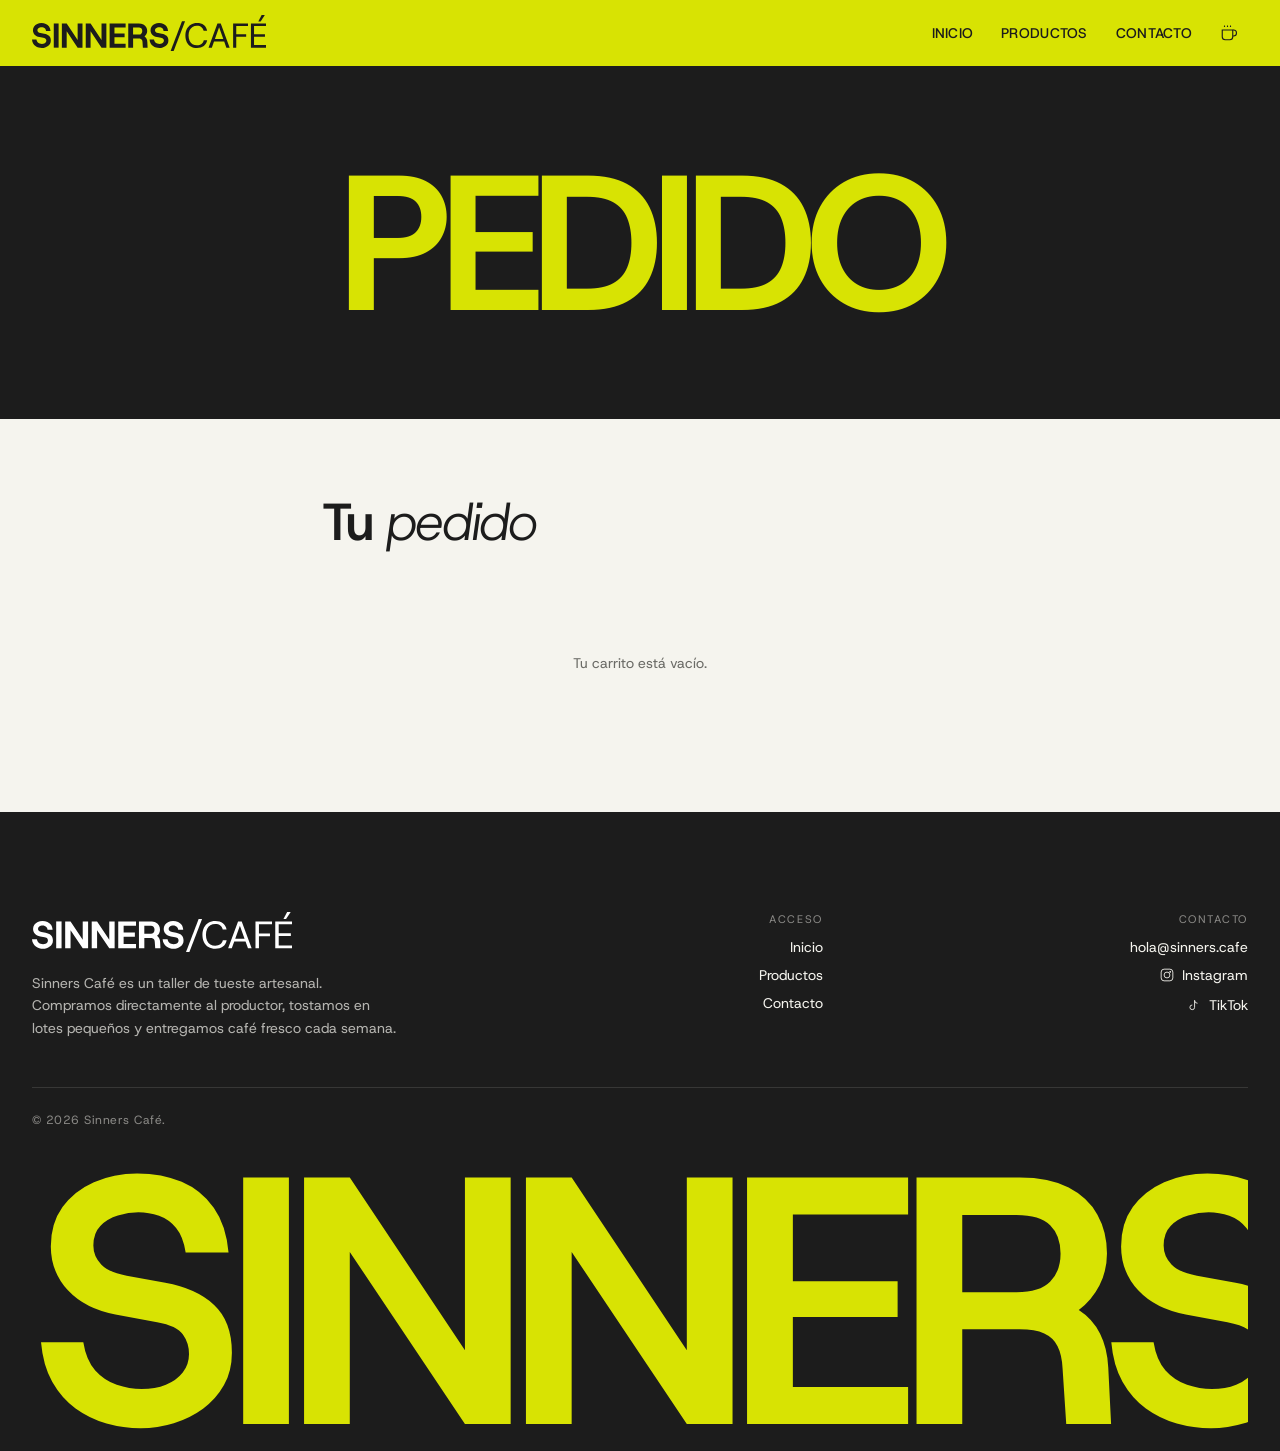
<file: pre-entrega/carrito.html>
<!DOCTYPE html>
<html lang="es">
<head>
  <meta charset="UTF-8" />
  <meta name="viewport" content="width=device-width, initial-scale=1.0" />
  <meta name="description" content="Sinners Café — Tu pedido. Revisá los productos en tu carrito." />
  <title>Carrito — Sinners Café</title>

  <!-- Google Fonts: Host Grotesk -->
  <link rel="preconnect" href="https://fonts.googleapis.com" />
  <link rel="preconnect" href="https://fonts.gstatic.com" crossorigin />
  <link href="https://fonts.googleapis.com/css2?family=Host+Grotesk:ital,wght@0,300..800;1,300..800&display=swap" rel="stylesheet" />

  <!-- Hoja de estilos externa -->
  <link rel="stylesheet" href="css/styles.css" />
</head>
<body>

  <!-- HEADER & NAVBAR -->
  <header class="header">
    <nav class="nav">
      <div class="nav__left">
        <a href="index.html" class="nav__logo-link">
          <img src="media/sinners-logo.svg" alt="Sinners Café" class="nav__logo" />
        </a>
      </div>
      <div class="nav__right">
        <ul class="nav__links" id="navLinks">
          <li><a href="index.html">Inicio</a></li>
          <li><a href="productos.html">Productos</a></li>
          <li><a href="contacto.html">Contacto</a></li>
        </ul>
        <button class="nav__hamburger" id="navHamburger" aria-label="Menú">
          <span></span><span></span><span></span>
        </button>
        <a href="carrito.html" class="nav__icon nav__cart" aria-label="Mi pedido">
          <svg width="18" height="18" viewBox="0 0 24 24" fill="none" stroke="currentColor" stroke-width="1.5">
            <path d="M17 8h1a4 4 0 0 1 0 8h-1"/>
            <path d="M3 8h14v9a4 4 0 0 1-4 4H7a4 4 0 0 1-4-4V8z"/>
            <line x1="6" y1="2" x2="6" y2="4"/>
            <line x1="10" y1="2" x2="10" y2="4"/>
            <line x1="14" y1="2" x2="14" y2="4"/>
          </svg>
          <span class="nav__cart-count" id="cartCount"></span>
        </a>
      </div>
    </nav>
  </header>

  <!-- CONTENIDO PRINCIPAL -->
  <main>

    <!-- HERO CARRITO -->
    <section class="contact-hero">
      <div class="contact-hero__text">PEDIDO</div>
    </section>

    <section class="cart-page" id="cartPage">
      <div class="cart-page__head">
        <h2 class="cart-page__title">Tu <em>pedido</em></h2>
      </div>

      <!-- Items del carrito: se renderizan dinámicamente -->
      <div class="cart-page__items" id="cartItems">
        <p class="cart-page__empty" id="cartEmpty">Tu carrito está vacío.</p>
      </div>

      <div class="cart-page__footer" id="cartFooter">
        <div class="cart-page__total">
          <span>Total</span>
          <span id="cartTotal">$0</span>
        </div>
        <button class="cart-page__checkout" id="cartCheckout">Finalizar pedido →</button>
      </div>
    </section>

  </main>

  <!-- FOOTER -->
  <footer class="footer">
    <div class="footer__grid">

      <div class="footer__brand">
        <a href="index.html" class="footer__logo-link">
          <img src="media/sinners-logo.svg" alt="Sinners Café" class="footer__logo" />
        </a>
        <p class="footer__about">
          Sinners Café es un taller de tueste artesanal.
          Compramos directamente al productor, tostamos en lotes pequeños
          y entregamos café fresco cada semana.
        </p>
      </div>

      <div class="footer__col">
        <p class="footer__col-title">Acceso</p>
        <ul>
          <li><a href="index.html">Inicio</a></li>
          <li><a href="productos.html">Productos</a></li>
          <li><a href="contacto.html">Contacto</a></li>
        </ul>
      </div>

      <div class="footer__col">
        <p class="footer__col-title">Contacto</p>
        <ul>
          <li><a href="mailto:hola@sinners.cafe">hola@sinners.cafe</a></li>
          <li>
            <a href="https://instagram.com" target="_blank" rel="noopener" class="footer__social">
              <svg width="14" height="14" viewBox="0 0 24 24" fill="none" stroke="currentColor" stroke-width="1.5"><rect x="2" y="2" width="20" height="20" rx="5"/><circle cx="12" cy="12" r="5"/><circle cx="17.5" cy="6.5" r="1.5" fill="currentColor" stroke="none"/></svg>
              Instagram
            </a>
          </li>
          <li>
            <a href="https://tiktok.com" target="_blank" rel="noopener" class="footer__social">
              <svg width="14" height="14" viewBox="0 0 24 24" fill="none" stroke="currentColor" stroke-width="1.5"><path d="M9 12a4 4 0 1 0 4 4V4a5 5 0 0 0 5 5"/></svg>
              TikTok
            </a>
          </li>
        </ul>
      </div>

    </div>

    <div class="footer__bottom">
      <span>© 2026 Sinners Café.</span>
    </div>

    <div class="footer__mega">SINNERS</div>
  </footer>

  <!-- Toast de notificación -->
  <div class="toast" id="toast"></div>

  <!-- JavaScript -->
  <script src="js/app.js"></script>

</body>
</html>
</file>
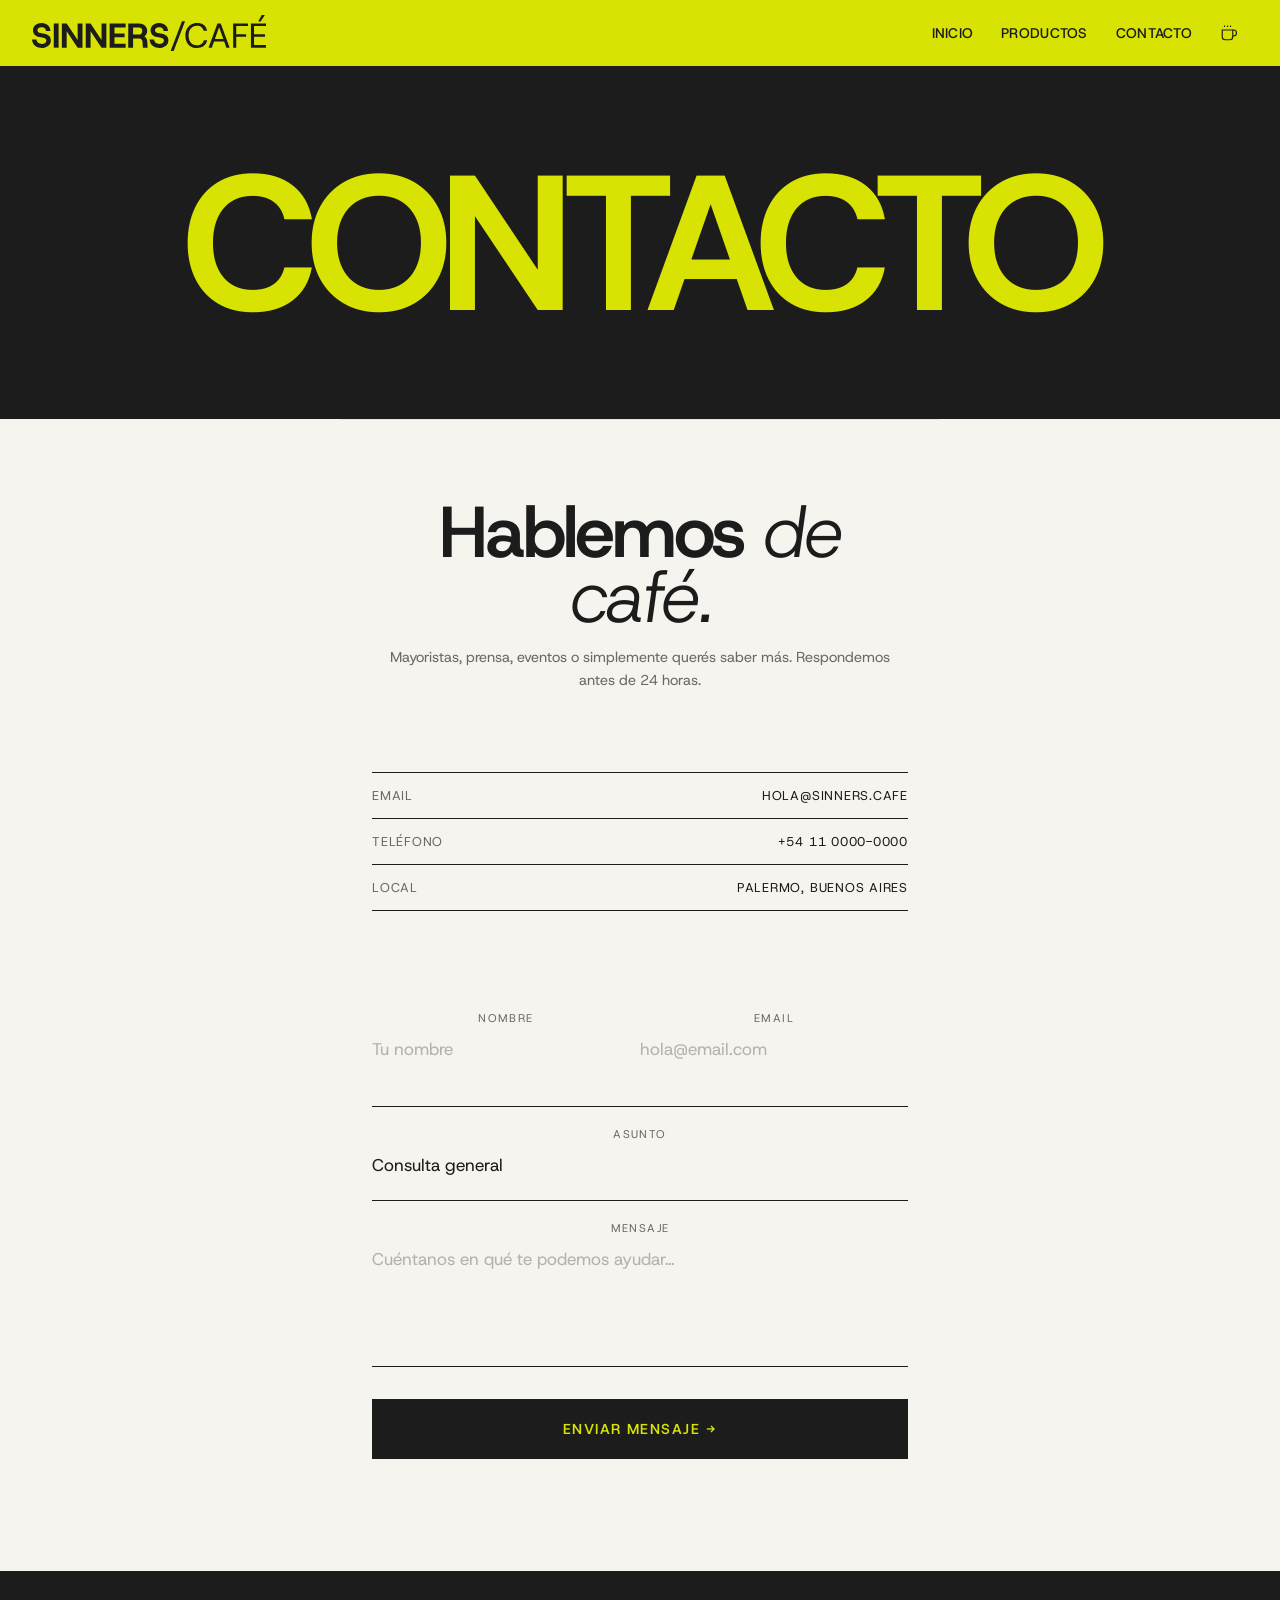
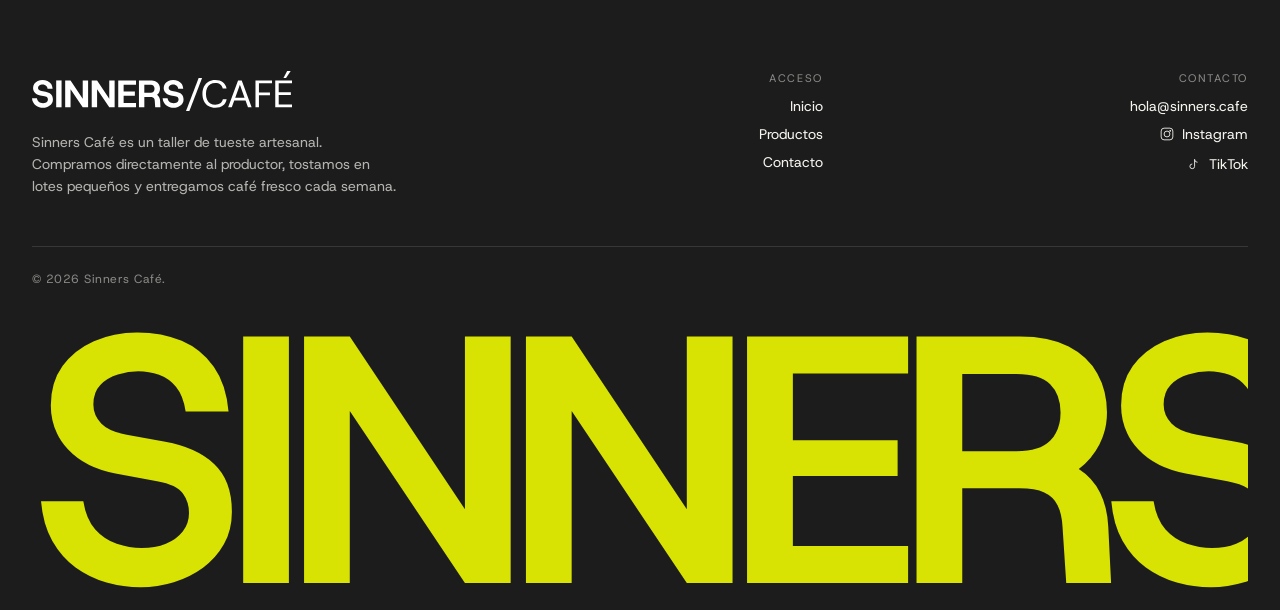
<file: pre-entrega/contacto.html>
<!DOCTYPE html>
<html lang="es">
<head>
  <meta charset="UTF-8" />
  <meta name="viewport" content="width=device-width, initial-scale=1.0" />
  <meta name="description" content="Sinners Café — Contactanos. Mayoristas, prensa, eventos o consultas generales." />
  <title>Contacto — Sinners Café</title>

  <!-- Google Fonts: Host Grotesk -->
  <link rel="preconnect" href="https://fonts.googleapis.com" />
  <link rel="preconnect" href="https://fonts.gstatic.com" crossorigin />
  <link href="https://fonts.googleapis.com/css2?family=Host+Grotesk:ital,wght@0,300..800;1,300..800&display=swap" rel="stylesheet" />

  <!-- Hoja de estilos externa -->
  <link rel="stylesheet" href="css/styles.css" />
</head>
<body>

  <!-- HEADER & NAVBAR -->
  <header class="header">
    <nav class="nav">
      <div class="nav__left">
        <a href="index.html" class="nav__logo-link">
          <img src="media/sinners-logo.svg" alt="Sinners Café" class="nav__logo" />
        </a>
      </div>
      <div class="nav__right">
        <ul class="nav__links" id="navLinks">
          <li><a href="index.html">Inicio</a></li>
          <li><a href="productos.html">Productos</a></li>
          <li><a href="contacto.html">Contacto</a></li>
        </ul>
        <button class="nav__hamburger" id="navHamburger" aria-label="Menú">
          <span></span><span></span><span></span>
        </button>
        <!-- Carrito -->
        <a href="carrito.html" class="nav__icon nav__cart" aria-label="Mi pedido">
          <svg width="18" height="18" viewBox="0 0 24 24" fill="none" stroke="currentColor" stroke-width="1.5">
            <path d="M17 8h1a4 4 0 0 1 0 8h-1"/>
            <path d="M3 8h14v9a4 4 0 0 1-4 4H7a4 4 0 0 1-4-4V8z"/>
            <line x1="6" y1="2" x2="6" y2="4"/>
            <line x1="10" y1="2" x2="10" y2="4"/>
            <line x1="14" y1="2" x2="14" y2="4"/>
          </svg>
          <span class="nav__cart-count" id="cartCount"></span>
        </a>
      </div>
    </nav>
  </header>

  <!-- CONTENIDO PRINCIPAL -->
  <main>

    <!-- HERO CONTACTO -->
    <section class="contact-hero">
      <div class="contact-hero__text">CONTACTO</div>
    </section>

    <!-- CONTACTO -->
    <section class="contact contact--centered" id="contacto">

      <div class="contact__intro">
        <h2 class="contact__title">Hablemos <em>de café.</em></h2>
        <p class="contact__desc">
          Mayoristas, prensa, eventos o simplemente querés saber más.
          Respondemos antes de 24 horas.
        </p>
      </div>

      <!-- Info de contacto -->
      <div class="contact__links">
        <div class="contact__row">
          <span class="contact__label">Email</span>
          <span>hola@sinners.cafe</span>
        </div>
        <div class="contact__row">
          <span class="contact__label">Teléfono</span>
          <span>+54 11 0000-0000</span>
        </div>
        <div class="contact__row">
          <span class="contact__label">Local</span>
          <span>Palermo, Buenos Aires</span>
        </div>
      </div>

      <!-- Formulario con validación JS -->
      <form class="form" id="contactForm" novalidate>
        <div class="form__row">
          <div class="form__field">
            <label class="form__label" for="name">Nombre</label>
            <input class="form__input" type="text" id="name" name="name" placeholder="Tu nombre" required />
            <span class="form__error" id="nameError"></span>
          </div>
          <div class="form__field">
            <label class="form__label" for="email">Email</label>
            <input class="form__input" type="email" id="email" name="email" placeholder="hola@email.com" required />
            <span class="form__error" id="emailError"></span>
          </div>
        </div>

        <div class="form__field">
          <label class="form__label" for="subject">Asunto</label>
          <select class="form__select" id="subject" name="subject">
            <option>Consulta general</option>
            <option>Mayoristas / B2B</option>
            <option>Prensa y colaboraciones</option>
            <option>Suscripción</option>
          </select>
        </div>

        <div class="form__field">
          <label class="form__label" for="message">Mensaje</label>
          <textarea class="form__textarea" id="message" name="message" placeholder="Cuéntanos en qué te podemos ayudar…" required></textarea>
          <span class="form__error" id="messageError"></span>
        </div>

        <button type="submit" class="form__submit">
          Enviar mensaje →
        </button>

        <p class="form__status" id="formStatus"></p>
      </form>

    </section>

  </main>

  <!-- FOOTER -->
  <footer class="footer">
    <div class="footer__grid">

      <div class="footer__brand">
        <a href="index.html" class="footer__logo-link">
          <img src="media/sinners-logo.svg" alt="Sinners Café" class="footer__logo" />
        </a>
        <p class="footer__about">
          Sinners Café es un taller de tueste artesanal.
          Compramos directamente al productor, tostamos en lotes pequeños
          y entregamos café fresco cada semana.
        </p>
      </div>

      <div class="footer__col">
        <p class="footer__col-title">Acceso</p>
        <ul>
          <li><a href="index.html">Inicio</a></li>
          <li><a href="productos.html">Productos</a></li>
          <li><a href="contacto.html">Contacto</a></li>
        </ul>
      </div>

      <div class="footer__col">
        <p class="footer__col-title">Contacto</p>
        <ul>
          <li><a href="mailto:hola@sinners.cafe">hola@sinners.cafe</a></li>
          <li>
            <a href="https://instagram.com" target="_blank" rel="noopener" class="footer__social">
              <svg width="14" height="14" viewBox="0 0 24 24" fill="none" stroke="currentColor" stroke-width="1.5"><rect x="2" y="2" width="20" height="20" rx="5"/><circle cx="12" cy="12" r="5"/><circle cx="17.5" cy="6.5" r="1.5" fill="currentColor" stroke="none"/></svg>
              Instagram
            </a>
          </li>
          <li>
            <a href="https://tiktok.com" target="_blank" rel="noopener" class="footer__social">
              <svg width="14" height="14" viewBox="0 0 24 24" fill="none" stroke="currentColor" stroke-width="1.5"><path d="M9 12a4 4 0 1 0 4 4V4a5 5 0 0 0 5 5"/></svg>
              TikTok
            </a>
          </li>
        </ul>
      </div>

    </div>

    <div class="footer__bottom">
      <span>© 2026 Sinners Café.</span>
    </div>

    <div class="footer__mega">SINNERS</div>
  </footer>

  <!-- Toast de notificación -->
  <div class="toast" id="toast"></div>

  <!-- JavaScript -->
  <script src="js/app.js"></script>

</body>
</html>
</file>
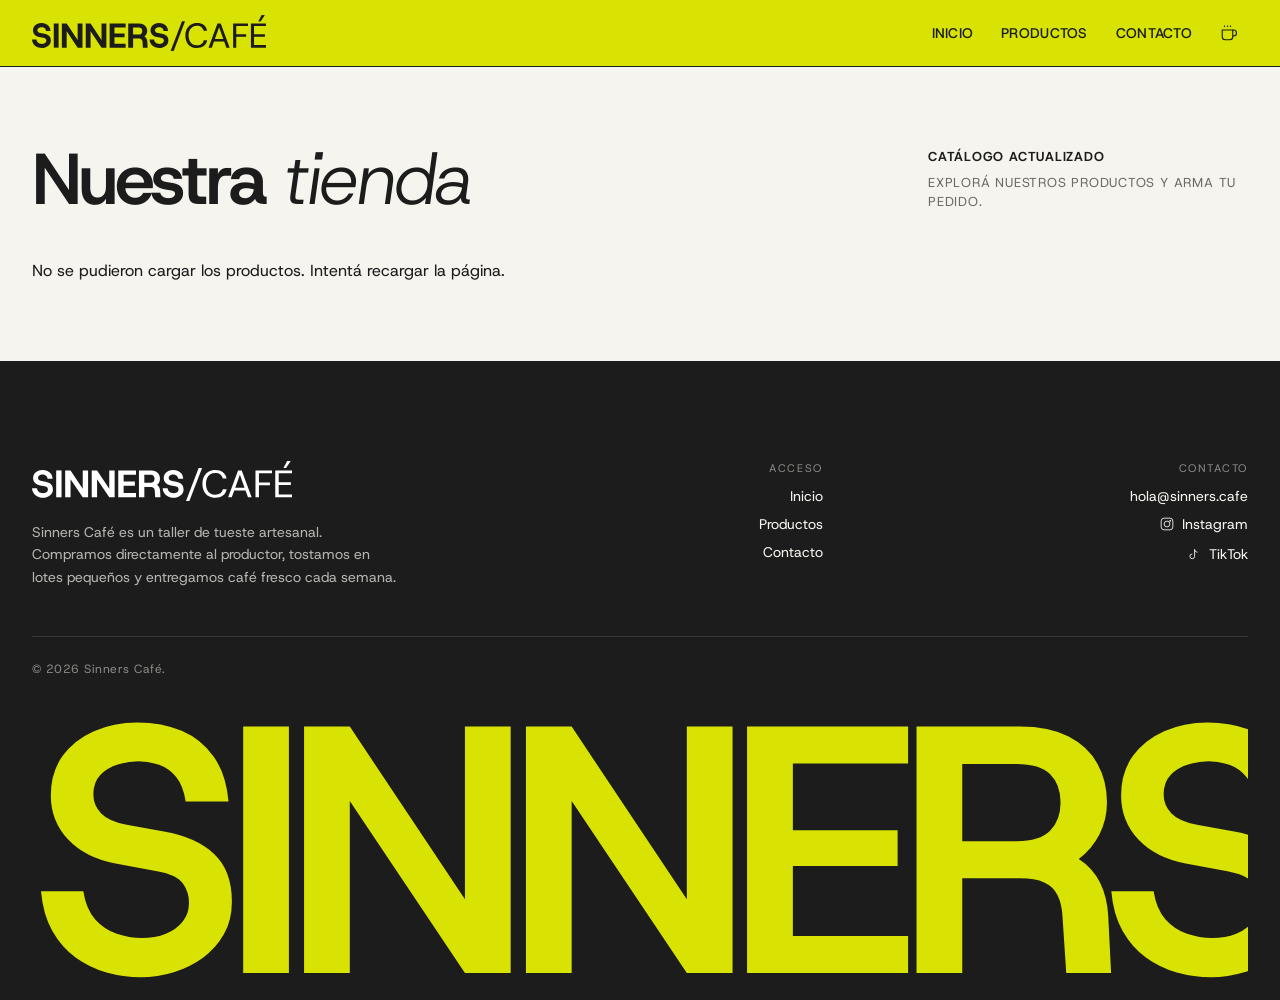
<file: pre-entrega/productos.html>
<!DOCTYPE html>
<html lang="es">
<head>
  <meta charset="UTF-8" />
  <meta name="viewport" content="width=device-width, initial-scale=1.0" />
  <meta name="description" content="Sinners Café — Explorá nuestro catálogo de cafés de especialidad. Tueste artesanal, origen directo." />
  <title>Productos — Sinners Café</title>

  <!-- Google Fonts: Host Grotesk -->
  <link rel="preconnect" href="https://fonts.googleapis.com" />
  <link rel="preconnect" href="https://fonts.gstatic.com" crossorigin />
  <link href="https://fonts.googleapis.com/css2?family=Host+Grotesk:ital,wght@0,300..800;1,300..800&display=swap" rel="stylesheet" />

  <!-- Hoja de estilos externa -->
  <link rel="stylesheet" href="css/styles.css" />
</head>
<body>

  <!-- HEADER & NAVBAR -->
  <header class="header">
    <nav class="nav">
      <div class="nav__left">
        <a href="index.html" class="nav__logo-link">
          <img src="media/sinners-logo.svg" alt="Sinners Café" class="nav__logo" />
        </a>
      </div>
      <div class="nav__right">
        <ul class="nav__links" id="navLinks">
          <li><a href="index.html">Inicio</a></li>
          <li><a href="productos.html">Productos</a></li>
          <li><a href="contacto.html">Contacto</a></li>
        </ul>
        <button class="nav__hamburger" id="navHamburger" aria-label="Menú">
          <span></span><span></span><span></span>
        </button>
        <!-- Carrito -->
        <a href="carrito.html" class="nav__icon nav__cart" aria-label="Mi pedido">
          <svg width="18" height="18" viewBox="0 0 24 24" fill="none" stroke="currentColor" stroke-width="1.5">
            <path d="M17 8h1a4 4 0 0 1 0 8h-1"/>
            <path d="M3 8h14v9a4 4 0 0 1-4 4H7a4 4 0 0 1-4-4V8z"/>
            <line x1="6" y1="2" x2="6" y2="4"/>
            <line x1="10" y1="2" x2="10" y2="4"/>
            <line x1="14" y1="2" x2="14" y2="4"/>
          </svg>
          <span class="nav__cart-count" id="cartCount"></span>
        </a>
      </div>
    </nav>
  </header>

  <!-- CONTENIDO PRINCIPAL -->
  <main>

    <!-- PRODUCTOS -->
    <section class="products" id="shop">
      <div class="products__head">
        <h2 class="products__title">Nuestra <em>tienda</em></h2>
        <div class="products__subtitle">
          <strong>Catálogo actualizado</strong>
          Explorá nuestros productos y arma tu pedido.
        </div>
      </div>

      <!-- Grid vacío: se llena con fetch desde app.js -->
      <div class="products__grid" id="productsGrid">
        <!-- Los productos se renderizan dinámicamente -->
      </div>
    </section>

  </main>

  <!-- FOOTER -->
  <footer class="footer">
    <div class="footer__grid">

      <div class="footer__brand">
        <a href="index.html" class="footer__logo-link">
          <img src="media/sinners-logo.svg" alt="Sinners Café" class="footer__logo" />
        </a>
        <p class="footer__about">
          Sinners Café es un taller de tueste artesanal.
          Compramos directamente al productor, tostamos en lotes pequeños
          y entregamos café fresco cada semana.
        </p>
      </div>

      <div class="footer__col">
        <p class="footer__col-title">Acceso</p>
        <ul>
          <li><a href="index.html">Inicio</a></li>
          <li><a href="productos.html">Productos</a></li>
          <li><a href="contacto.html">Contacto</a></li>
        </ul>
      </div>

      <div class="footer__col">
        <p class="footer__col-title">Contacto</p>
        <ul>
          <li><a href="mailto:hola@sinners.cafe">hola@sinners.cafe</a></li>
          <li>
            <a href="https://instagram.com" target="_blank" rel="noopener" class="footer__social">
              <svg width="14" height="14" viewBox="0 0 24 24" fill="none" stroke="currentColor" stroke-width="1.5"><rect x="2" y="2" width="20" height="20" rx="5"/><circle cx="12" cy="12" r="5"/><circle cx="17.5" cy="6.5" r="1.5" fill="currentColor" stroke="none"/></svg>
              Instagram
            </a>
          </li>
          <li>
            <a href="https://tiktok.com" target="_blank" rel="noopener" class="footer__social">
              <svg width="14" height="14" viewBox="0 0 24 24" fill="none" stroke="currentColor" stroke-width="1.5"><path d="M9 12a4 4 0 1 0 4 4V4a5 5 0 0 0 5 5"/></svg>
              TikTok
            </a>
          </li>
        </ul>
      </div>

    </div>

    <div class="footer__bottom">
      <span>© 2026 Sinners Café.</span>
    </div>

    <div class="footer__mega">SINNERS</div>
  </footer>

  <!-- Toast de notificación -->
  <div class="toast" id="toast"></div>

  <!-- JavaScript -->
  <script src="js/app.js"></script>

</body>
</html>
</file>
<file: pre-entrega/css/styles.css>
/* ============================================================
   SINNERS CAFÉ — Stylesheet
   Metodología: BEM (Block__Element--Modifier)
   Fuente: Host Grotesk (Google Fonts)
   ============================================================ */

/* ---- 01 · VARIABLES ---- */

:root {
  --color-primary:   #D8E303;
  --color-secondary: #1c1c1c;
  --color-bg:        #f5f4ee;
  --color-muted:     #6b6b66;
  --color-line:      #e6e4d9;
}

/* ---- 02-RESET ---- */

*,
*::before,
*::after {
  box-sizing: border-box;
  margin: 0;
  padding: 0;
}

html,
body {
  font-family: 'Host Grotesk', system-ui, sans-serif;
  background-color: var(--color-bg);
  color: var(--color-secondary);
}

img {
  display: block;
  max-width: 100%;
}

a {
  color: inherit;
  text-decoration: none;
}

button {
  font: inherit;
  cursor: pointer;
  border: none;
  background: none;
  color: inherit;
}

ul {
  list-style: none;
}

/* ---- 03-HEADER Y NAVBAR ---- */

.header {
  position: sticky;
  top: 0;
  z-index: 50;
  background-color: var(--color-primary);
  border-bottom: 1px solid var(--color-secondary);
}

.nav {
  display: flex;
  align-items: center;
  justify-content: space-between;
  padding: 14px 32px;
}

.nav__left {
  display: flex;
  align-items: center;
  gap: 40px;
}

/* Logo imagen */
.nav__logo-link {
  display: flex;
  align-items: center;
}

.nav__logo {
  height: 36px;
  width: auto;
}

/* Lista de navegación */
.nav__links {
  display: flex;
  gap: 28px;
  font-size: 14px;
  font-weight: 500;
  letter-spacing: 0.02em;
  text-transform: uppercase;
}

.nav__links a {
  position: relative;
  padding: 4px 0;
}

.nav__links a::after {
  content: "";
  position: absolute;
  left: 0;
  bottom: 0;
  height: 1px;
  width: 0;
  background-color: var(--color-secondary);
  transition: width 0.3s ease;
}

.nav__links a:hover::after {
  width: 100%;
}

/* Íconos de la derecha */
.nav__right {
  display: flex;
  gap: 18px;
  align-items: center;
}

.nav__icon {
  width: 38px;
  height: 38px;
  display: grid;
  place-items: center;
  border-radius: 50%;
  transition: background-color 0.2s;
}

.nav__icon:hover {
  background-color: rgba(28, 28, 28, 0.08);
}

/* ---- 04-HERO ---- */

.hero {
  background-color: var(--color-primary);
  border-bottom: 1px solid var(--color-secondary);
  padding: 24px 32px 32px;
}

/* Contenedor de la imagen */
.hero__img-wrap {
  position: relative;
  width: 100%;
  height: 600px;
  overflow: hidden;
}

/* Imagen real */
.hero__img {
  width: 100%;
  height: 100%;
  object-fit: cover;
  display: block;
}

/* Texto superpuesto en imagen */
.hero__overlay {
  position: absolute;
  top: 0;
  left: 0;
  right: 0;
  padding: 20px 24px;
  display: flex;
  justify-content: space-between;
  align-items: flex-start;
  color: rgba(255, 255, 255, 0.75);
  font-size: 0.8rem;
  font-weight: 500;
  letter-spacing: 0.06em;
  text-transform: uppercase;
}

/* Info debajo imagen */
.hero__meta {
  display: flex;
  justify-content: space-between;
  margin-top: 20px;
  font-size: 12px;
  font-weight: 500;
  letter-spacing: 0.06em;
  text-transform: uppercase;
  color: var(--color-secondary);
}

/* ---- 05-PRODUCTOS — Flexbox ---- */

.products {
  padding: 80px 32px;
}

.products__head {
  display: flex;
  justify-content: space-between;
  align-items: flex-end;
  margin-bottom: 48px;
  gap: 40px;
}

.products__title {
  font-size: 72px;
  font-weight: 600;
  line-height: 0.9;
  letter-spacing: -0.04em;
}

.products__title em {
  font-weight: 300;
  font-style: italic;
}

.products__subtitle {
  max-width: 320px;
  font-size: 13px;
  letter-spacing: 0.06em;
  text-transform: uppercase;
  color: var(--color-muted);
  line-height: 1.5;
}

.products__subtitle strong {
  color: var(--color-secondary);
  display: block;
  margin-bottom: 6px;
}

/* Flexbox: 4 columnas en desktop */
.products__grid {
  display: flex;
  flex-wrap: wrap;
  gap: 24px;
}

.product {
  flex: 0 0 calc(25% - 18px);
  cursor: pointer;
}

.product__img {
  height: 320px;
  background-color: #ece9dc;
  position: relative;
  overflow: hidden;
  margin-bottom: 14px;
  transition: transform 0.3s ease;
}

.product__img img {
  width: 100%;
  height: 100%;
  object-fit: contain;
  display: block;
  padding: 16px;
}

.product:hover .product__img {
  transform: translateY(-4px);
}

/* Fondo uniforme para imágenes de la API */
.product__img {
  background-color: #fff;
}

/* Badge de la card */
.product__tag {
  position: absolute;
  top: 14px;
  left: 14px;
  background-color: var(--color-secondary);
  color: var(--color-primary);
  font-size: 10px;
  font-weight: 600;
  padding: 6px 10px;
  letter-spacing: 0.08em;
  text-transform: uppercase;
  z-index: 2;
}

.product__tag--alt {
  background-color: var(--color-primary);
  color: var(--color-secondary);
}

.product__info {
  display: flex;
  justify-content: space-between;
  align-items: flex-start;
  gap: 12px;
}

.product__name {
  font-size: 1rem;
  font-weight: 600;
  letter-spacing: -0.01em;
  text-transform: uppercase;
}

.product__meta {
  font-size: 0.9rem;
  color: var(--color-muted);
  margin-top: 4px;
  letter-spacing: 0.04em;
}

.product__price {
  font-size: 1rem;
  font-weight: 600;
  white-space: nowrap;
}

/* ---- 05b-IMÁGENES DE CAFÉ (JSON local) ---- */

.product__img--cafe img {
  object-fit: cover;
  padding: 0;
}

/* ---- 05c-BOTÓN VER TODOS ---- */

.products__cta {
  margin-top: 40px;
  text-align: center;
}

.products__cta-btn {
  display: inline-block;
  padding: 16px 32px;
  background-color: var(--color-secondary);
  color: var(--color-primary);
  font-size: 13px;
  font-weight: 600;
  letter-spacing: 0.08em;
  text-transform: uppercase;
  transition: background-color 0.2s, color 0.2s;
}

.products__cta-btn:hover {
  background-color: var(--color-primary);
  color: var(--color-secondary);
  outline: 1px solid var(--color-secondary);
}

/* ---- 05d-BOTÓN AGREGAR EN CARDS ---- */

.product__add {
  width: 100%;
  margin-top: 12px;
  padding: 12px 0;
  background-color: var(--color-secondary);
  color: var(--color-primary);
  font-size: 12px;
  font-weight: 600;
  letter-spacing: 0.08em;
  text-transform: uppercase;
  text-align: center;
  transition: background-color 0.2s, color 0.2s;
}

.product__add:hover {
  background-color: var(--color-primary);
  color: var(--color-secondary);
  outline: 1px solid var(--color-secondary);
}

/* ---- 06-REVIEWS ---- */

.reviews {
  padding: 80px 32px;
  background-color: var(--color-secondary);
  color: var(--color-bg);
}

.reviews__head {
  margin-bottom: 48px;
}

.reviews__title {
  font-size: 52px;
  font-weight: 600;
  line-height: 0.9;
  letter-spacing: -0.04em;
}

.reviews__title em {
  font-weight: 300;
  font-style: italic;
  color: var(--color-primary);
}

/* Grid: 3 columnas en desktop */
.reviews__grid {
  display: grid;
  grid-template-columns: repeat(3, 1fr);
  gap: 32px;
}

.review {
  border: 1px solid rgba(245, 244, 238, 0.15);
  padding: 32px;
}

.review__stars {
  color: var(--color-primary);
  font-size: 18px;
  margin-bottom: 16px;
  letter-spacing: 2px;
}

.review__text {
  font-size: 15px;
  line-height: 1.6;
  opacity: 0.85;
  margin-bottom: 20px;
}

.review__author {
  font-size: 12px;
  letter-spacing: 0.08em;
  text-transform: uppercase;
  opacity: 0.5;
}

/* ---- 07- BANNER con video de fondo ---- */

.banner {
  position: relative;
  overflow: hidden;
  display: flex;
  align-items: center;
  justify-content: center;
  color: white;
  min-height: 520px;
}

/* Video de fondo */
.banner__video {
  position: absolute;
  top: 0;
  left: 0;
  width: 100%;
  height: 100%;
  object-fit: cover;
  z-index: 0;
}

/* Overlay oscuro sobre el video */
.banner::after {
  content: "";
  position: absolute;
  inset: 0;
  background-color: rgba(0, 0, 0, 0.5);
  z-index: 1;
}

/* Contenido encima del video */
.banner__content {
  position: relative;
  z-index: 2;
  text-align: center;
  max-width: 700px;
  padding: 60px 40px;
}

.banner__eyebrow {
  font-size: 12px;
  letter-spacing: 0.18em;
  text-transform: uppercase;
  margin-bottom: 24px;
  opacity: 0.75;
}

.banner__title {
  font-size: 72px;
  font-weight: 600;
  line-height: 0.95;
  letter-spacing: -0.03em;
  margin-bottom: 32px;
}

.banner__title em {
  font-weight: 300;
  font-style: italic;
  color: var(--color-primary);
}

.banner__cta {
  display: inline-block;
  padding: 16px 32px;
  background-color: var(--color-primary);
  color: var(--color-secondary);
  font-weight: 600;
  font-size: 14px;
  letter-spacing: 0.08em;
  text-transform: uppercase;
  transition: opacity 0.2s;
}

.banner__cta:hover {
  opacity: 0.85;
}

/* ---- 08-HERO CONTACTO ---- */

.contact-hero {
  background-color: var(--color-secondary);
  display: flex;
  align-items: center;
  justify-content: center;
  padding: 80px 32px;
  overflow: hidden;
}

.contact-hero__text {
  font-size: 12rem;
  font-weight: 700;
  line-height: 1;
  letter-spacing: -0.06em;
  color: var(--color-primary);
  text-align: center;
  user-select: none;
}

/* ---- 08b-CONTACTO ---- */

.contact {
  padding: 80px 32px;
  border-top: 1px solid var(--color-line);
}

.contact__grid {
  display: grid;
  grid-template-columns: 1fr 1fr;
  gap: 80px;
  align-items: start;
}

/* Variante centrada (contacto.html) */
.contact--centered {
  max-width: 600px;
  margin: 0 auto;
  display: flex;
  flex-direction: column;
  align-items: center;
  text-align: center;
  gap: 80px;
}

.contact--centered .contact__intro {
  display: flex;
  flex-direction: column;
  gap: 16px;
}

.contact--centered .contact__title {
  margin-bottom: 0;
}

.contact--centered .contact__desc {
  margin-bottom: 0;
}

.contact--centered .contact__links {
  width: 100%;
}

.contact--centered .form {
  width: 100%;
}

.contact--centered .form__submit {
  text-align: center;
}

.contact__title {
  font-size: 4.5rem;
  font-weight: 600;
  line-height: 0.9;
  letter-spacing: -0.04em;
  margin-bottom: 30px;
}

.contact__title em {
  font-weight: 300;
  font-style: italic;
}

.contact__desc {
  font-size: 0.9rem;
  line-height: 1.6;
  color: var(--color-muted);
  margin-bottom: 40px;
}

.contact__links {
  display: flex;
  flex-direction: column;
  font-size: 0.8rem;
  letter-spacing: 0.06em;
  text-transform: uppercase;
}

.contact__row {
  display: flex;
  justify-content: space-between;
  padding: 14px 0;
  border-top: 1px solid var(--color-secondary);
}

.contact__row:last-child {
  border-bottom: 1px solid var(--color-secondary);
}

.contact__label {
  color: var(--color-muted);
}

/* Formulario */
.form {
  display: flex;
  flex-direction: column;
}

.form__field {
  display: flex;
  flex-direction: column;
  border-bottom: 1px solid var(--color-secondary);
  padding: 20px 0;
}

.form__label {
  font-size: 0.7rem;
  letter-spacing: 0.12em;
  text-transform: uppercase;
  color: var(--color-muted);
  margin-bottom: 8px;
  transition: color 0.2s;
}

.form__field:focus-within .form__label {
  color: var(--color-secondary);
}

.form__input,
.form__textarea,
.form__select {
  background: transparent;
  border: none;
  outline: none;
  font-family: inherit;
  font-size: 17px;
  color: var(--color-secondary);
  padding: 4px 0;
  resize: none;
}

.form__textarea {
  min-height: 80px;
}

.form__input::placeholder,
.form__textarea::placeholder {
  color: rgba(28, 28, 28, 0.3);
}

.form__select {
  appearance: none;
  cursor: pointer;
}

.form__row {
  display: grid;
  grid-template-columns: 1fr 1fr;
}

.form__submit {
  margin-top: 32px;
  padding: 20px 28px;
  background-color: var(--color-secondary);
  color: var(--color-primary);
  font-size: 0.9rem;
  font-weight: 600;
  letter-spacing: 0.1em;
  text-transform: uppercase;
  width: 100%;
  text-align: left;
  transition: background-color 0.2s, color 0.2s;
}

.form__submit:hover {
  background-color: var(--color-primary);
  color: var(--color-secondary);
  outline: 1px solid var(--color-secondary);
}

.form__status {
  margin-top: 14px;
  font-size: 0.7rem;
  color: var(--color-muted);
  min-height: 18px;
}

/* ---- 09-CLAIM FOOTER ---- */

.claim {
  background-color: var(--color-primary);
  padding: 60px 32px;
  display: flex;
  flex-direction: column;
  align-items: center;
  text-align: center;
  gap: 36px;
  border-top: 1px solid var(--color-secondary);
  border-bottom: 1px solid var(--color-secondary);
}

/* Slogan grande en mayúsculas */
.claim__slogan {
  font-size: 5rem;
  font-weight: 700;
  letter-spacing: -0.03em;
  line-height: 1;
  text-transform: uppercase;
  color: var(--color-secondary);
}



/* ---- 10-FOOTER ---- */

.footer {
  background-color: var(--color-secondary);
  color: var(--color-bg);
  padding: 100px 32px 0;
}

.footer__grid {
  display: grid;
  grid-template-columns: 1fr 1fr 1fr;
  gap: 60px;
  padding-bottom: 48px;
  align-items: start;
}

/* Columna de marca */
.footer__brand {
  display: flex;
  flex-direction: column;
}

.footer__logo-link {
  display: inline-block;
  margin-bottom: 20px;
}

.footer__logo {
  height: 40px;
  width: auto;
  filter: brightness(0) invert(1);
}

.footer__about {
  font-size: 14px;
  line-height: 1.6;
  opacity: 0.7;
  margin-bottom: 0;
}


/* Columnas de links del footer */
.footer__col {
  text-align: right;
}

.footer__col-title {
  font-size: 11px;
  letter-spacing: 0.14em;
  text-transform: uppercase;
  color: rgba(245, 244, 238, 0.5);
  margin-bottom: 12px;
}

.footer__col ul {
  display: flex;
  flex-direction: column;
  gap: 10px;
  font-size: 14px;
}

.footer__col li {
  text-align: right;
}

.footer__col a:hover {
  color: var(--color-primary);
}

/* Links con ícono (redes sociales) */
.footer__social {
  display: inline-flex;
  align-items: center;
  gap: 8px;
}

.footer__bottom {
  display: flex;
  justify-content: space-between;
  align-items: center;
  padding: 24px 0;
  border-top: 1px solid rgba(245, 244, 238, 0.12);
  font-size: 12px;
  letter-spacing: 0.04em;
  color: rgba(245, 244, 238, 0.5);
}

.footer__bottom-links {
  display: flex;
  gap: 24px;
}

/* SINNERS gigante al pie */
.footer__mega {
  font-size: 22rem;
  font-weight: 700;
  line-height: 0.85;
  letter-spacing: -0.06em;
  color: var(--color-primary);
  text-align: center;
  overflow: hidden;
  user-select: none;
}

/* ---- 11-PÁGINA DE CARRITO ---- */

.cart-page {
  padding: 80px 32px;
  max-width: 700px;
  margin: 0 auto;
}

.cart-page__head {
  margin-bottom: 48px;
}

.cart-page__title {
  font-size: 52px;
  font-weight: 600;
  line-height: 0.9;
  letter-spacing: -0.04em;
}

.cart-page__title em {
  font-weight: 300;
  font-style: italic;
}

.cart-page__empty {
  font-size: 14px;
  color: var(--color-muted);
  text-align: center;
  padding: 60px 0;
}

.cart-page__item {
  display: flex;
  align-items: center;
  gap: 16px;
  padding: 20px 0;
  border-bottom: 1px solid var(--color-line);
}

.cart-page__item-img {
  width: 60px;
  height: 60px;
  object-fit: contain;
  background-color: #fff;
  flex-shrink: 0;
}

.cart-page__item:first-child {
  border-top: 1px solid var(--color-line);
}

.cart-page__item-info {
  display: flex;
  flex-direction: column;
  gap: 4px;
  flex: 1;
}

.cart-page__item-name {
  font-size: 15px;
  font-weight: 600;
  text-transform: uppercase;
  letter-spacing: 0.02em;
}

.cart-page__item-price {
  font-size: 14px;
  color: var(--color-muted);
}

.cart-page__item-actions {
  display: flex;
  align-items: center;
  gap: 10px;
}

.cart-page__item-btn {
  width: 32px;
  height: 32px;
  display: grid;
  place-items: center;
  border: 1px solid var(--color-secondary);
  font-size: 16px;
  transition: background-color 0.2s;
}

.cart-page__item-btn:hover {
  background-color: var(--color-secondary);
  color: var(--color-primary);
}

.cart-page__item-qty {
  font-size: 15px;
  font-weight: 600;
  min-width: 24px;
  text-align: center;
}

.cart-page__item-remove {
  font-size: 14px;
  color: var(--color-muted);
  margin-left: 10px;
  transition: color 0.2s;
}

.cart-page__item-remove:hover {
  color: #c62828;
}

.cart-page__footer {
  margin-top: 32px;
  display: none;
}

.cart-page__total {
  display: flex;
  justify-content: space-between;
  font-size: 16px;
  font-weight: 600;
  text-transform: uppercase;
  letter-spacing: 0.06em;
  margin-bottom: 20px;
}

.cart-page__checkout {
  width: 100%;
  padding: 20px;
  background-color: var(--color-secondary);
  color: var(--color-primary);
  font-size: 14px;
  font-weight: 600;
  letter-spacing: 0.08em;
  text-transform: uppercase;
  text-align: center;
  transition: background-color 0.2s, color 0.2s;
}

.cart-page__checkout:hover {
  background-color: var(--color-primary);
  color: var(--color-secondary);
  outline: 1px solid var(--color-secondary);
}

/* ---- 12-CONTADOR DEL CARRITO EN NAV ---- */

.nav__cart {
  position: relative;
}

.nav__cart-count {
  position: absolute;
  top: -4px;
  right: -4px;
  background-color: var(--color-secondary);
  color: var(--color-primary);
  font-size: 10px;
  font-weight: 700;
  min-width: 18px;
  height: 18px;
  border-radius: 50%;
  display: grid;
  place-items: center;
  pointer-events: none;
}

.nav__cart-count:empty {
  display: none;
}

/* ---- 13-TOAST (feedback visual) ---- */

.toast {
  position: fixed;
  bottom: 32px;
  left: 50%;
  transform: translateX(-50%) translateY(20px);
  background-color: var(--color-secondary);
  color: var(--color-primary);
  padding: 14px 28px;
  font-size: 13px;
  font-weight: 600;
  letter-spacing: 0.04em;
  text-transform: uppercase;
  opacity: 0;
  pointer-events: none;
  transition: opacity 0.3s, transform 0.3s;
  z-index: 200;
}

.toast--visible {
  opacity: 1;
  transform: translateX(-50%) translateY(0);
}

/* ---- 14-ERRORES DE FORMULARIO ---- */

.form__error {
  font-size: 12px;
  color: #c62828;
  margin-top: 6px;
  min-height: 16px;
}

/* ---- 15-MENÚ HAMBURGUESA (mobile) ---- */

.nav__hamburger {
  display: none;
  flex-direction: column;
  justify-content: center;
  gap: 5px;
  width: 32px;
  height: 32px;
  cursor: pointer;
}

.nav__hamburger span {
  display: block;
  width: 20px;
  height: 1.5px;
  background-color: var(--color-secondary);
  transition: transform 0.3s, opacity 0.3s;
}

/* Menú mobile abierto */
.nav__links--mobile-open {
  display: flex !important;
  position: absolute;
  top: 100%;
  left: 0;
  right: 0;
  flex-direction: column;
  background-color: var(--color-primary);
  border-bottom: 1px solid var(--color-secondary);
  padding: 20px 32px;
  gap: 16px;
}

/* ---- 16-RESPONSIVE ---- */

/* Tablet: hasta 1024px */
@media (max-width: 1024px) {

  .nav__links {
    display: none;
  }

  .nav__hamburger {
    display: flex;
  }

  .nav__logo {
    height: 28px;
  }

  .hero__img-wrap {
    height: 420px;
  }

  /* Productos: 2 por fila */
  .product {
    flex: 0 0 calc(50% - 12px);
  }

  .products__title {
    font-size: 3.25rem;
  }

  .products__head {
    flex-direction: column;
    align-items: flex-start;
    gap: 16px;
  }

  /* Reseñas: 1 columna */
  .reviews__grid {
    grid-template-columns: 1fr;
  }

  .reviews__title {
    font-size: 2.5rem;
  }

  .banner__title {
    font-size: 3.25rem;
  }

  /* Contacto: 1 columna */
  .contact__grid {
    grid-template-columns: 1fr;
    gap: 48px;
  }

  .contact-hero__text {
    font-size: 7rem;
  }

  .contact__title {
    font-size: 3.2rem;
  }

  /* Footer: 2 columnas */
  .footer__grid {
    grid-template-columns: 1fr 1fr;
    gap: 40px;
  }

  .footer__mega {
    font-size: 260px;
  }

  .claim__slogan {
    font-size: 3rem;
  }

  .cart-page {
    padding: 48px 20px;
  }

  .cart-page__title {
    font-size: 2.5rem;
  }
}

/* Mobile: hasta 640px */
@media (max-width: 640px) {

  .nav {
    padding: 14px 20px;
  }

  .hero {
    padding: 16px 20px 24px;
  }

  .hero__img-wrap {
    height: 360px;
  }

  .hero__overlay {
    flex-direction: column;
    gap: 4px;
  }

  .hero__meta {
    flex-direction: column;
    gap: 6px;
    font-size: 0.6rem;
  }

  .products {
    padding: 48px 20px;
  }

  .products__title {
    font-size: 2rem;
  }

  /* Productos: 1 por fila en mobile */
  .product {
    flex: 0 0 100%;
  }

  .product__img {
    height: 220px;
  }

  .reviews {
    padding: 48px 20px;
  }

  .reviews__title {
    font-size: 32px;
  }

  .banner__title {
    font-size: 36px;
  }

  .contact-hero {
    padding: 48px 20px;
  }

  .contact-hero__text {
    font-size: 4rem;
  }

  .contact {
    padding: 48px 20px;
  }

  .contact__title {
    font-size: 40px;
  }

  .form__row {
    grid-template-columns: 1fr;
  }

  .claim {
    padding: 48px 20px;
  }

  .claim__slogan {
    font-size: 2rem;
  }

  .footer {
    padding: 48px 20px 0;
  }

  .footer__grid {
    grid-template-columns: 1fr;
    gap: 32px;
  }

  .footer__brand {
    text-align: center;
  }

  .footer__logo-link {
    display: flex;
    justify-content: center;
  }

  .footer__about {
    text-align: left;
  }

  .footer__col {
    text-align: left;
  }

  .footer__col li {
    text-align: left;
  }

  .footer__mega {
    font-size: 6.5rem;
  }

  .cart-page {
    padding: 32px 20px;
  }

  .cart-page__title {
    font-size: 2rem;
  }
}
</file>
